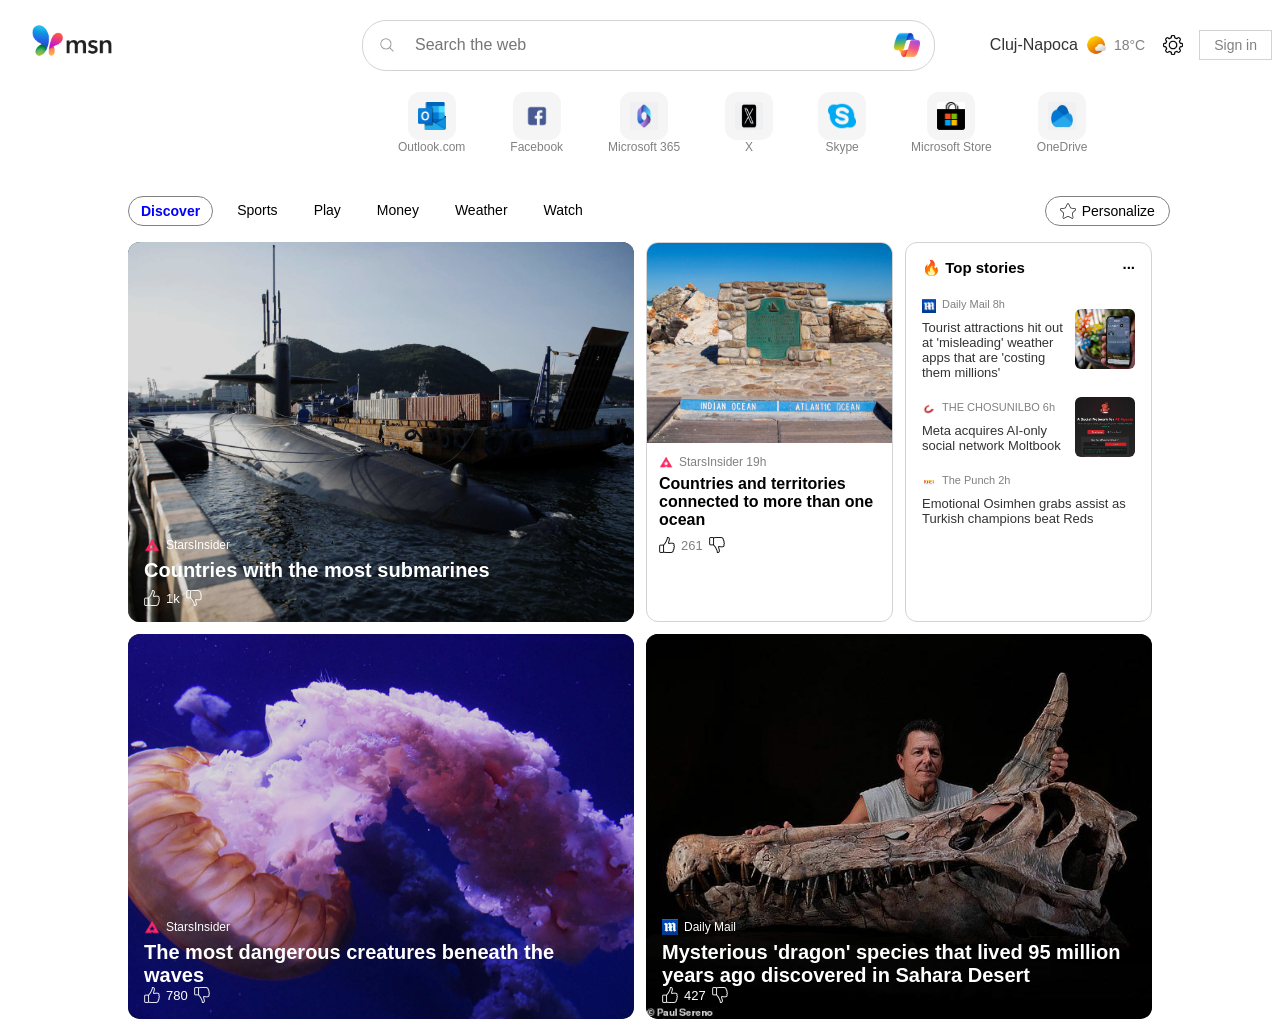
<file: lab2/index.html>
<!-- Develop an html+css web document that looks like the following web page: https://www.msn.com/. 
 You should clone about one screen of this web page (not the whole web page) and your html document should 
 look approximately 90% as the given web page. No interactivity should be added (e.g. javascript, :hover effects etc.)
 and you are not allowed to use any css or javascript library. -->

<!DOCTYPE html>
<html lang="en">

<head>
    <meta charset="UTF-8">
    <meta name="description" content="MSN news page">
    <title>MSN | Personalized News, Top Headlines, Live Updates and more</title>
    <link rel="stylesheet" type="text/css" href="style.css" />
</head>

<body>
    <header>
        <img id="header_logo" src="logo.png" alt="MSN logo">

        <div id="search_bar">
            <img id="search_icon" src="search_icon.png" alt="search">
            <input type="text" placeholder="Search the web">
            <img id="search_bar_logo" src="copilot_logo.png" alt="Copilot">
        </div>

        <div id="weather_widget">
            <p id="weather_city">Cluj-Napoca</p>
            <img id="weather_logo" src="weather_logo.png" alt="weather">
            <p id="weather_temp">18°C</p>
        </div>

        <img id="settings_icon" src="settings_icon.png" alt="settings">
        <button id="sign_in_button">Sign in</button>
    </header>

    <div id="shortcuts">
        <div id="shortcut_outlook">
            <img src="outlook_icon.png" alt="Outlook">
            <p>Outlook.com</p>
        </div>
        <div id="shortcut_facebook">
            <img src="facebook_icon.png" alt="Facebook">
            <p>Facebook</p>
        </div>
        <div id="shortcut_microsoft365">
            <img src="microsoft365_icon.jpg" alt="Microsoft 365">
            <p>Microsoft 365</p>
        </div>
        <div id="shortcut_x">
            <img src="x_icon.jpg" alt="X">
            <p>X</p>
        </div>
        <div id="shortcut_skype">
            <img src="skype_icon.png" alt="Skype">
            <p>Skype</p>
        </div>
        <div id="shortcut_microsoft_store">
            <img src="microsoft_store_icon.png" alt="Microsoft Store">
            <p>Microsoft Store</p>
        </div>
        <div id="shortcut_onedrive">
            <img src="onedrive_icon.jpg" alt="OneDrive">
            <p>OneDrive</p>
        </div>
    </div>

    <nav id="nav_bar">
        <div id="nav_links">
            <a id="nav_discover"><b>Discover</b></a>
            <a id="nav_sports">Sports</a>
            <a id="nav_play">Play</a>
            <a id="nav_money">Money</a>
            <a id="nav_weather">Weather</a>
            <a id="nav_watch">Watch</a>
        </div>

        <button id="nav_personalize">
            <img id="star_icon" src="star_icon.png" alt="star">
            Personalize
        </button>
    </nav>

    <div id="content_grid">

        <div id="card_main">
            <img id="card_main_img" src="news1.jpg" alt="news image">
            <div id="card_main_info">
                <div id="card_main_source">
                    <img id="card_main_source_icon" src="starsinsider_icon.png" alt="source">
                    <p id="card_main_source_name">StarsInsider</p>
                </div>
                <p id="card_main_title">Countries with the most submarines</p>
                <div id="card_main_actions">
                    <img src="like_icon_white.png" alt="like"> <span>1k</span>
                    <img src="dislike_icon_white.png" alt="dislike">
                </div>
            </div>
        </div>

        <div id="card_mid_top">
            <img id="card_mid_top_img" src="news2.jpg" alt="news image">
            <div id="card_mid_top_info">
                <div id="card_mid_top_source_row">
                    <img id="card_mid_top_source_icon" src="starsinsider_icon.png" alt="source">
                    <p id="card_mid_top_source">StarsInsider 19h</p>
                </div>
                <p id="card_mid_top_title">Countries and territories connected to more than one ocean</p>
                <div id="card_mid_top_actions">
                    <img src="like_icon.png" alt="like"> <span>261</span>
                    <img src="dislike_icon.png" alt="dislike">
                </div>
            </div>
        </div>

        <div id="top_stories">
            <div id="top_stories_header">
                <span id="top_stories_title">🔥 Top stories</span>
                <span id="top_stories_more">···</span>
            </div>
            <div id="story_1">
                <div id="story_1_text">
                    <div id="card_mid_top_source_row">
                        <img id="card_mid_top_source_icon" src="daily_mail_icon.png" alt="source">
                        <p id="story_1_source">Daily Mail 8h</p>
                    </div>
                    <p id="story_1_title">Tourist attractions hit out at 'misleading' weather apps that are 'costing
                        them millions'</p>
                </div>
                <img id="story_1_img" src="story1.jpg" alt="story">
            </div>
            <div id="story_2">
                <div id="story_2_text">
                    <div id="card_mid_top_source_row">
                        <img id="card_mid_top_source_icon" src="chosunblino_icon.png" alt="source">
                        <p id="story_2_source">THE CHOSUNILBO 6h</p>
                    </div>
                    <p id="story_2_title">Meta acquires AI-only social network Moltbook</p>
                </div>
                <img id="story_2_img" src="story2.jpg" alt="story">
            </div>
            <div id="story_3">
                <div id="story_3_text">
                    <div id="card_mid_top_source_row">
                        <img id="card_mid_top_source_icon" src="punch_icon.png" alt="source">
                        <p id="story_3_source">The Punch 2h</p>
                    </div>
                    <p id="story_3_title">Emotional Osimhen grabs assist as Turkish champions beat Reds</p>
                </div>
            </div>
        </div>

        <div id="card_bottom_left">
            <img id="card_bottom_left_img" src="news3.jpg" alt="news image">
            <div id="card_bottom_left_info">
                <div id="card_bottom_left_source_row">
                    <img id="card_bottom_left_source_icon" src="starsinsider_icon.png" alt="source">
                    <p id="card_bottom_left_source">StarsInsider</p>
                </div>
                <p id="card_bottom_left_title">The most dangerous creatures beneath the waves
                </p>
                <div id="card_main_actions">
                    <img src="like_icon_white.png" alt="like"> <span>780</span>
                    <img src="dislike_icon_white.png" alt="dislike">
                </div>
            </div>
        </div>

        <div id="card_bottom_right">
            <img id="card_bottom_right_img" src="news4.jpg" alt="news image">
            <div id="card_bottom_right_info">
                <div id="card_bottom_right_source_row">
                    <img id="card_bottom_right_source_icon" src="daily_mail_icon.png" alt="source">
                    <p id="card_bottom_right_source">Daily Mail</p>
                </div>
                <p id="card_bottom_right_title">Mysterious 'dragon' species that lived 95 million years ago discovered
                    in Sahara Desert
                </p>
                <div id="card_main_actions">
                    <img src="like_icon_white.png" alt="like"> <span>427</span>
                    <img src="dislike_icon_white.png" alt="dislike">
                </div>
            </div>
        </div>

    </div>

</body>

</html>
</file>
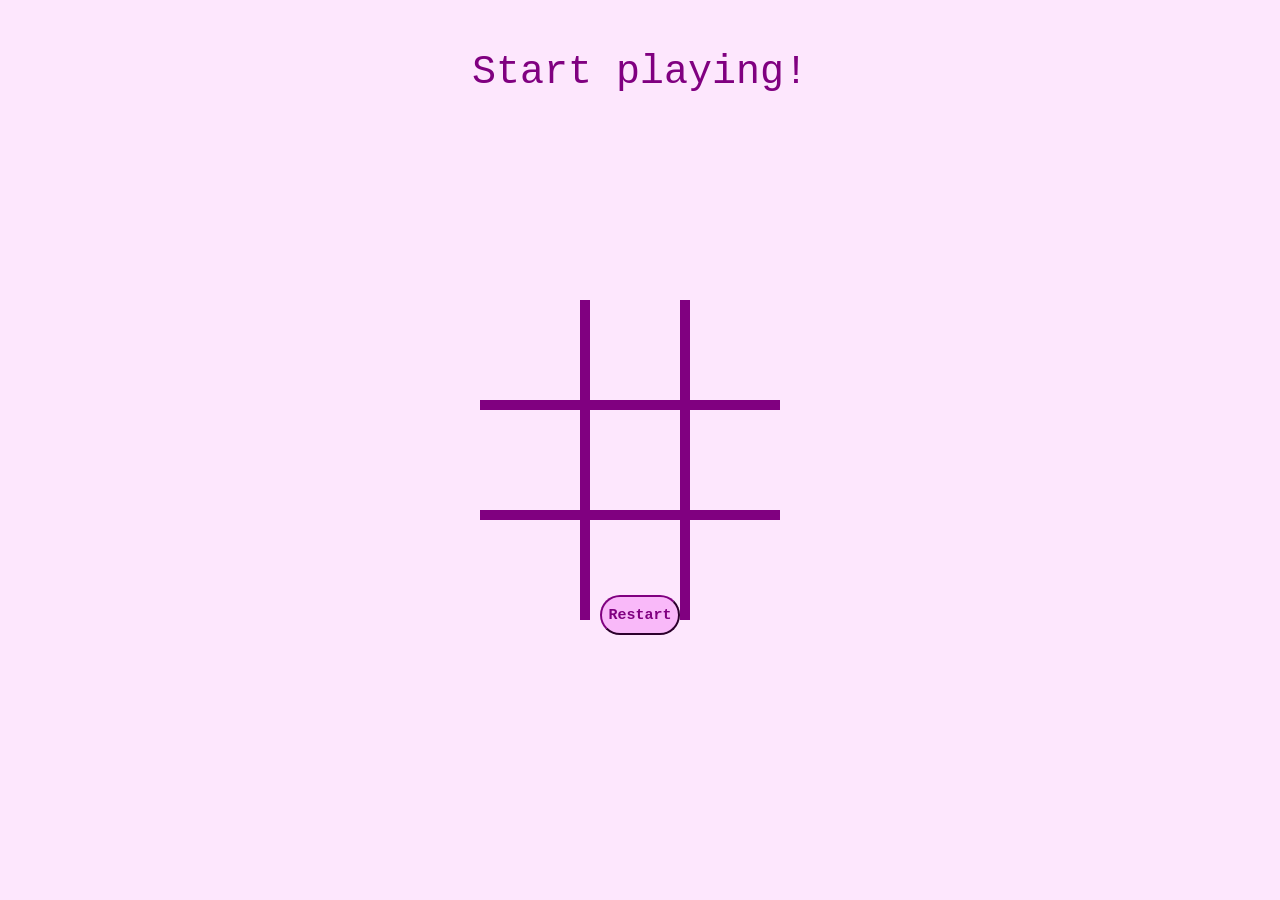
<file: lab3/index.html>
<!DOCTYPE html>
<html lang="en">

<head>
    <meta charset="UTF-8">
    <link rel="stylesheet" href="style.css">

    <title>TicTacToe</title>
</head>

<body>
    <div id="mainContainer">
        <div class="cell" id="c0"></div>
        <div class="cell" id="c1"></div>
        <div class="cell" id="c2"></div>
        <div class="cell" id="c3"></div>
        <div class="cell" id="c4"></div>
        <div class="cell" id="c5"></div>
        <div class="cell" id="c6"></div>
        <div class="cell" id="c7"></div>
        <div class="cell" id="c8"></div>


    </div>

    <div id="outsideContainer">
        <label id="status">Start playing!</label>
        <button id="restart"><label id="button_label"><b>Restart</b></label></button>
    </div>

    <script src="script.js"></script>
</body>

</html>
</file>
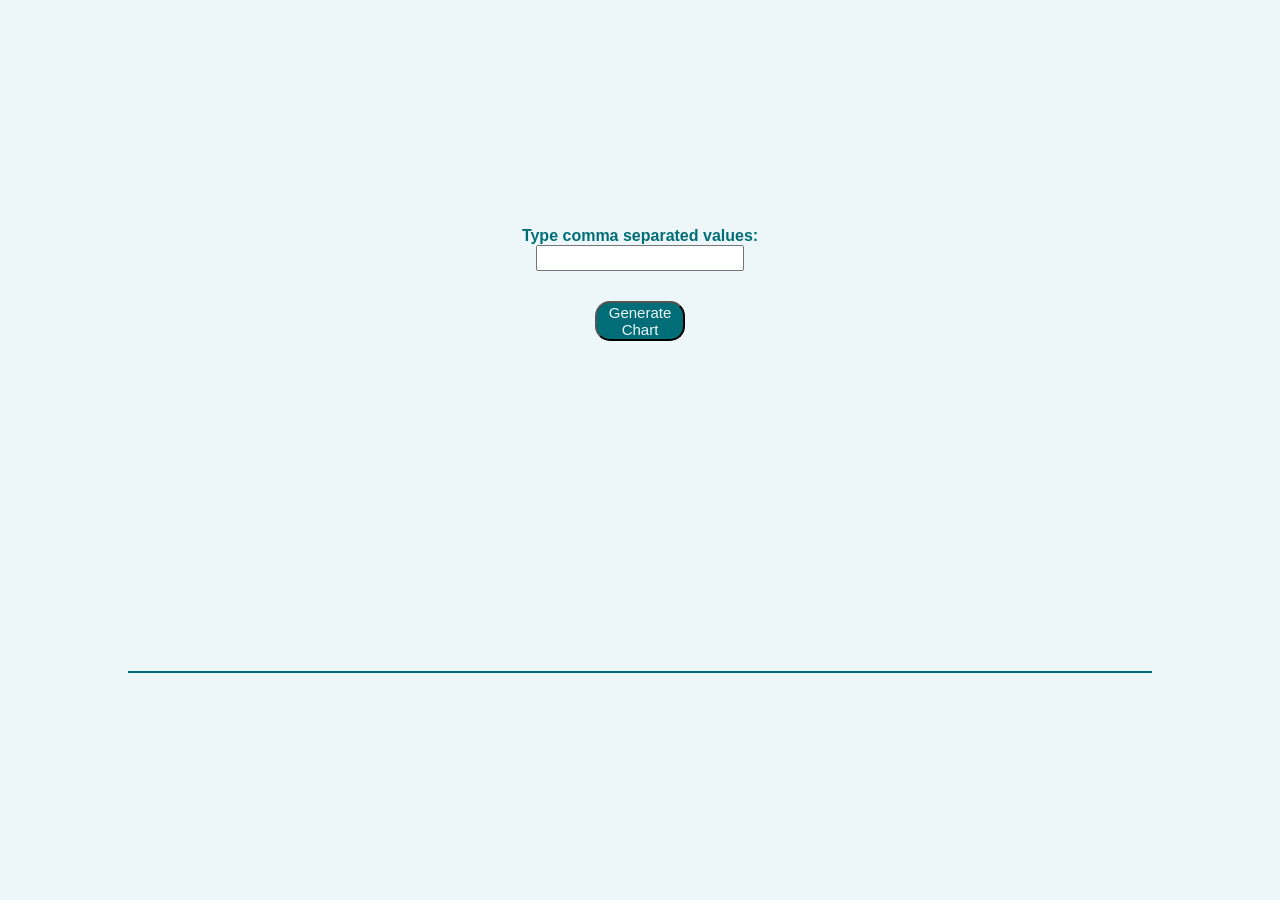
<file: lab4/index.html>
<!DOCTYPE html>
<html lang="en">

<head>
    <meta charset="UTF-8">
    <link rel="stylesheet" href="style.css">
    <title>JQuery Chart</title>
</head>

<body>
    <label id="input_label"><b>Type comma separated values:</b></label>
    <input id="input_numbers">

    <button id="generate_chart_button">Generate Chart</button>

    <div id="chart">

    </div>

    <script src="https://code.jquery.com/jquery-3.7.1.min.js"></script>
    <script src="script.js"></script>
</body>

</html>
</file>
<file: lab2/style.css>
body {
    font-family: 'Segoe UI', sans-serif;
    background-color: white;
}

header {
    display: flex;
    align-items: center;
    background-color: white;
    height: 64px;
    padding-left: 24px;
}

#header_logo {
    height: 45px;
    width: auto;
    margin-right: 170px;
}

#search_bar {
    display: flex;
    align-items: center;
    flex: 1;
    max-width: 780px;
    margin-top: 10px;
    margin-left: 80px;
    border: 1px solid lightgrey;
    border-radius: 24px;
    padding: 7px 14px;
    background-color: white;
    height: 35px;
}

#search_icon {
    height: 20px;
    width: 20px;
    padding-right: 16px;
}

#search_bar input {
    flex: 1;
    border: none;
    outline: none;
    font-size: 16px;
    font-family: 'Segoe UI', sans-serif;
    color: grey;
    background: transparent;
}

#search_bar_logo {
    height: 26px;
    width: 26px;
}

#weather_widget {
    display: flex;
    align-items: center;
    margin-left: 55px;
    margin-top: 10px;
}

#weather_city {
    font-size: 16px;
    color: #333;
}

#weather_logo {
    height: 20px;
    width: 20px;
    padding-left: 8px;
    padding-right: 8px;
}

#weather_temp {
    font-size: 14px;
    color: grey;
    font-weight: 500;
}

#settings_icon {
    height: 20px;
    width: 20px;
    margin-left: 18px;
    margin-top: 10px;
}

#sign_in_button {
    border: 1px solid lightgrey;
    padding: 14px;
    height: 30px;
    margin-top: 10px;
    margin-left: 16px;
    background: white;
    font-size: 14px;
    font-family: 'Segoe UI', sans-serif;
    color: grey;
    display: flex;
    align-items: center;
}

#shortcuts {
    display: flex;
    margin-left: 390px;
    gap: 45px;
    padding-top: 20px;
}

#shortcut_outlook,
#shortcut_facebook,
#shortcut_microsoft365,
#shortcut_x,
#shortcut_skype,
#shortcut_microsoft_store,
#shortcut_onedrive {
    display: flex;
    flex-direction: column;
    align-items: center;
    gap: 15px;
}

#shortcut_outlook img,
#shortcut_facebook img,
#shortcut_microsoft365 img,
#shortcut_x img,
#shortcut_skype img,
#shortcut_microsoft_store img,
#shortcut_onedrive img {
    height: 28px;
    width: 28px;
    padding: 10px;
    background-color: #f5f5f5;
    border-radius: 12px;
}

#shortcut_outlook p,
#shortcut_facebook p,
#shortcut_microsoft365 p,
#shortcut_x p,
#shortcut_skype p,
#shortcut_microsoft_store p,
#shortcut_onedrive p {
    font-size: 12px;
    color: grey;
    margin-top: -15px;
}

#nav_bar {
    display: flex;
    align-items: center;
    font-family: 'Segoe UI', sans-serif;
    margin-top: 30px;
    margin-left: 120px;
    margin-right: 120px;
}

#nav_links {
    display: flex;
    gap: 12px;
}

#nav_links a {
    text-decoration: none;
    color: black;
    font-size: 14px;
    padding: 6px 12px;
}

#nav_discover {
    background-color: white;
    border: 1px solid grey;
    border-radius: 20px;
    color: blue !important;
}

#nav_personalize {
    display: flex;
    align-items: center;
    gap: 6px;
    border: 1px solid grey;
    border-radius: 20px;
    padding: 6px 14px;
    background: white;
    font-size: 14px;
    font-family: 'Segoe UI', sans-serif;
    margin-left: 450px;
}

#star_icon {
    width: 16px;
    height: 16px;
}

#content_grid {
    display: grid;
    grid-template-columns: repeat(4, 1fr);
    gap: 12px;
    margin-top: 16px;
    margin-left: 120px;
    margin-right: 120px;
}

#card_main {
    grid-column: 1 / 3;
    grid-row: 1;
    position: relative;
    overflow: hidden;
    border-radius: 12px;
    background: black;
    min-height: 380px;
}

#card_main_img {
    width: 100%;
    height: 100%;
    object-fit: cover;
    opacity: 0.85;
}

#card_main_info {
    position: absolute;
    bottom: 0;
    left: 0;
    right: 0;
    padding: 16px;
}

#card_main_source {
    display: flex;
    align-items: center;
    gap: 6px;
    margin-bottom: 6px;
}

#card_main_source_icon {
    width: 16px;
    height: 16px;
}

#card_main_source_name,
#card_main_title {
    margin: 0;
    color: white;
}

#card_main_source_name {
    font-size: 12px;
}

#card_main_title {
    font-size: 20px;
    font-weight: 600;
    margin-bottom: 8px;
}

#card_main_actions {
    display: flex;
    align-items: center;
    gap: 6px;
    color: white;
    font-size: 13px;
}

#card_mid_top {
    grid-column: 3 / 4;
    grid-row: 1;
    background: white;
    border-radius: 12px;
    overflow: hidden;
    border: 1px solid lightgray;
}

#card_mid_top_img {
    width: 100%;
    height: 200px;
    object-fit: cover;
    display: block;
}

#card_mid_top_info {
    padding: 12px;
}

#card_mid_top_source_row {
    display: flex;
    align-items: center;
    gap: 6px;
    margin-bottom: 6px;
}

#card_mid_top_source_icon {
    width: 14px;
    height: 14px;
}

#card_mid_top_source {
    font-size: 12px;
    color: gray;
    margin: 0;
}

#card_mid_top_title {
    font-size: 16px;
    font-weight: 600;
    color: black;
    margin: 0 0 8px 0;
}

#card_mid_top_actions {
    display: flex;
    align-items: center;
    gap: 6px;
    font-size: 13px;
    color: gray;
}

#top_stories {
    grid-column: 4 / 5;
    grid-row: 1;
    background: white;
    border-radius: 12px;
    padding: 16px;
    border: 1px solid lightgrey;
}

#top_stories_header {
    display: flex;
    justify-content: space-between; 
    font-size: 15px;
    font-weight: 600;
    margin-bottom: 12px;
}

#story_1,
#story_2,
#story_3 {
    display: flex;
    justify-content: space-between;
    align-items: center;
    gap: 10px;
    padding: 8px 0;
    border-top: 1px solid white;
}

#story_1_source,
#story_2_source,
#story_3_source {
    font-size: 11px;
    color: grey;
    margin: 0 0 4px 0;
}

#story_1_title,
#story_2_title,
#story_3_title {
    font-size: 13px;
    color: #333;
    margin: 0;
}

#story_1_text,
#story_2_text,
#story_3_text {
    flex: 1;
}

#story_1_img,
#story_2_img {
    width: 60px;
    height: 60px;
    object-fit: cover;
    border-radius: 6px;    
    flex-shrink: 0;
}

#card_bottom_left {
    grid-column: 1 / 3;
    grid-row: 2;
    position: relative;
    border-radius: 12px;
    overflow: hidden;
    background: #000;
    min-height: 300px;
}

#card_bottom_right {
    grid-column: 3 / 5;
    grid-row: 2;
    position: relative;
    border-radius: 12px;
    overflow: hidden;
    background: black;
    min-height: 300px;
}

#card_bottom_left_img,
#card_bottom_right_img {
    width: 100%;
    height: 100%;
    object-fit: cover;
    opacity: 0.85;
}

#card_bottom_left_info,
#card_bottom_right_info {
    position: absolute;
    bottom: 0;
    left: 0;
    right: 0;
    padding: 16px;
}

#card_bottom_left_source_row,
#card_bottom_right_source_row {
    display: flex;
    align-items: center;
    gap: 6px;
    margin-bottom: 6px;
}

#card_bottom_left_source_icon,
#card_bottom_right_source_icon {
    width: 16px;
    height: 16px;
}

#card_bottom_left_source,
#card_bottom_right_source,
#card_bottom_left_title,
#card_bottom_right_title {
    margin: 0;
    color: white;
}

#card_bottom_left_source,
#card_bottom_right_source {
    font-size: 12px;
}

#card_bottom_left_title,
#card_bottom_right_title {
    font-size: 20px;
    font-weight: 600;
}

#card_main_actions img,
#card_mid_top_actions img,
#card_bottom_left_actions img,
#card_bottom_right_actions img {
    width: 16px;
    height: 16px;
}
</file>
<file: lab3/style.css>
html {
    background-color: rgb(253, 231, 253);

}

#mainContainer {
    height: 300px;
    width: 320px;
    display: grid;
    grid-template-columns: repeat(3, 100px);
    position: absolute;
    left: 50%;
    top: 50%;
    transform: translate(-50%, -50%);
}

.cell {
    height: 100px;
    width: 100px;
    margin: auto;
    cursor: pointer;

    display: flex;
    align-items: center;
    justify-content: center;

    font-size: 60px;
    font-weight: bold;
    font-family: 'Courier New', Courier, monospace;
    color: purple;
}

#c0,
#c1,
#c3,
#c4,
#c6,
#c7 {
    border-right: 10px solid purple;
}

#c3,
#c4,
#c5,
#c6,
#c7,
#c8 {
    border-top: 10px solid purple;
}

#outsideContainer {
    display: flex;
    align-items: center;
    flex-direction: column;
    margin-top: 50px;
}

#status {
    font-family: 'Courier New', Courier, monospace;
    font-size: 40px;
    color: purple;
}

#restart {
    width: 80px;
    height: 40px;
    background-color: rgb(249, 185, 249);
    border-color: purple;
    border-radius: 20px;
    position: relative;
    top: 500px;
}

#button_label {
    font-family: 'Courier New', Courier, monospace;
    color: purple;
    font-size: 15px;
}
</file>
<file: lab4/style.css>
body {
    display: flex;
    flex-direction: column;
    align-items: center;
    justify-content: center;
    min-height: 100vh;
    margin: 0;
    font-family: Arial, sans-serif;
    background-color: #edf6f9;
    color: #006d77;
}

#chart {
    display: flex;
    align-items: flex-end;
    justify-content: center;
    gap: 10px;
    margin-top: 30px;
    width: 80%;
    height: 300px;
    border-bottom: 2px solid #006d77;
}

.bar {
    width: 40px;
    height: 0px;
    background-color: #83c5be;
    transition: height 1s ease;
}

#generate_chart_button {
    width: 90px;
    height: 40px;
    margin-top: 30px;
    color: #edf6f9;
    border-radius: 15px;
    font-size: 15px;
    background-color: #006d77;
}

#input_numbers {
    height: 20px;
    width: 200px;
}
</file>
